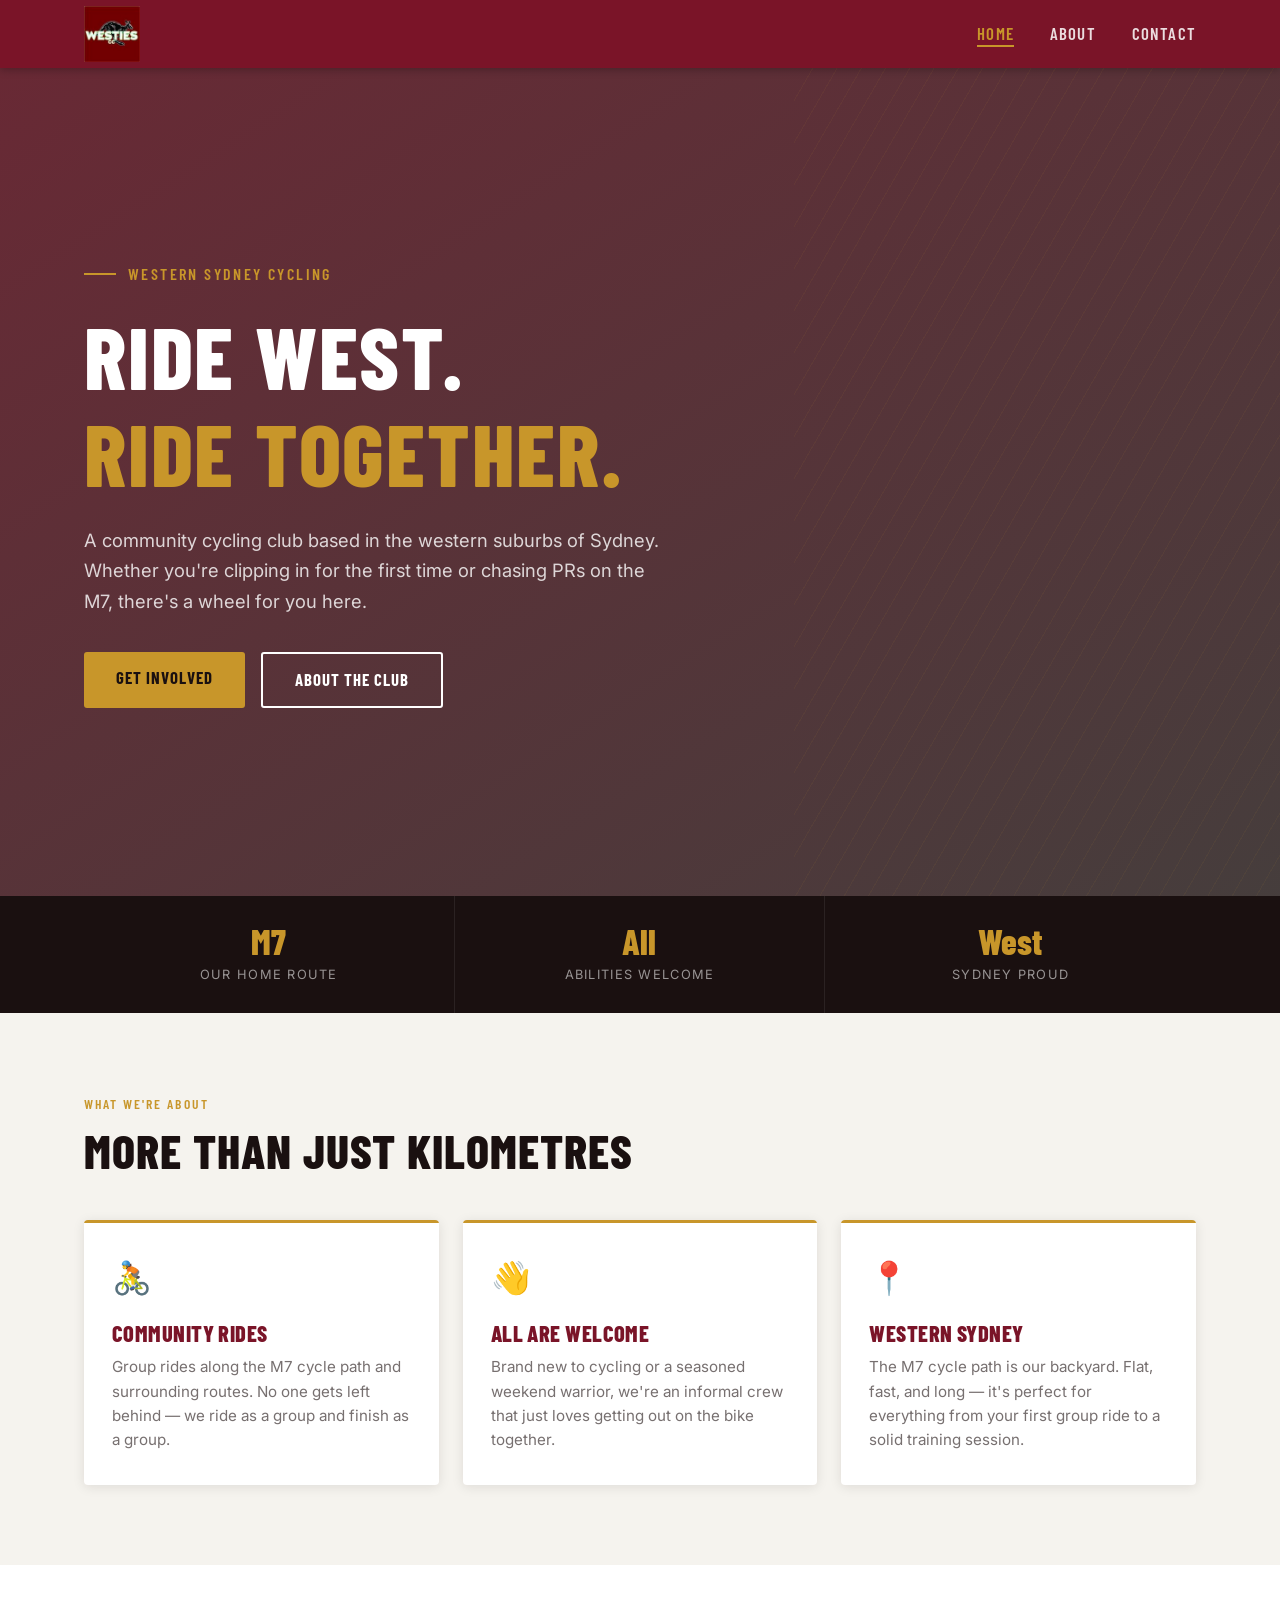
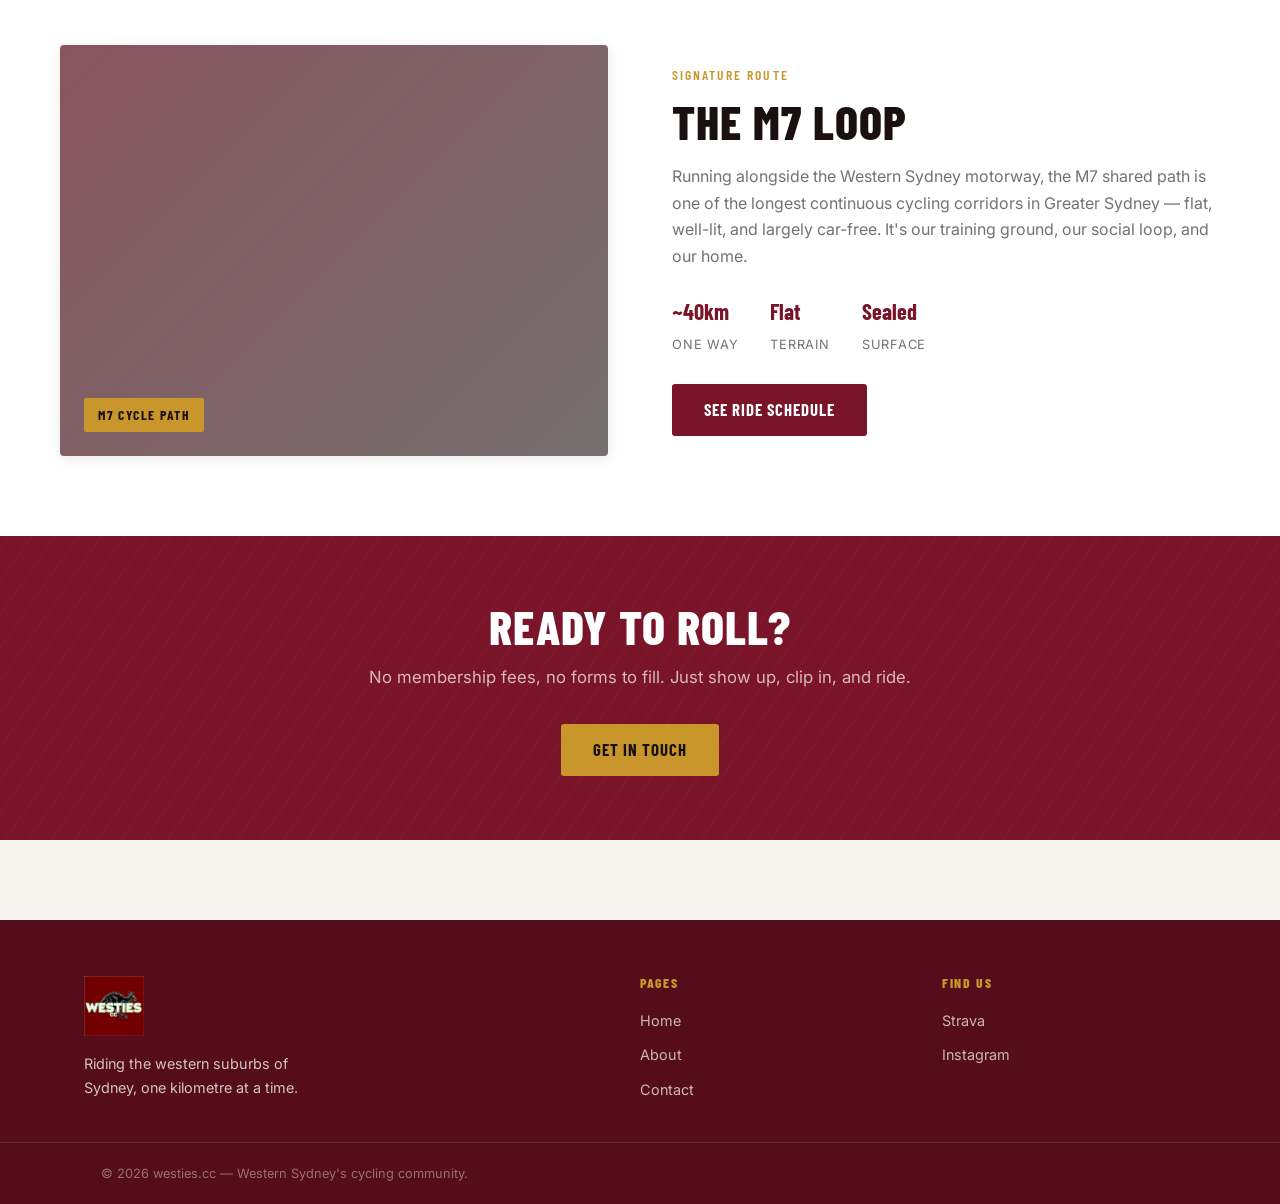
<file: index.html>
<!DOCTYPE html>
<html lang="en">
<head>
  <meta charset="UTF-8">
  <meta name="viewport" content="width=device-width, initial-scale=1.0">
  <title>Westies CC — Ride West. Ride Together.</title>
  <meta name="description" content="Westies Cycling Club — a community group riding the western suburbs of Sydney. Join us on the M7 cycle path and beyond.">
  <link rel="stylesheet" href="css/style.css">
</head>
<body>

  <!-- NAV -->
  <nav class="nav">
    <div class="nav-inner">
      <a href="index.html" class="nav-logo">
        <img src="images/logo.jpg" alt="Westies CC">
      </a>
      <button class="nav-hamburger" id="hamburger" aria-label="Toggle navigation" aria-expanded="false">
        <span></span><span></span><span></span>
      </button>
      <ul class="nav-links" id="nav-links">
        <li><a href="index.html">Home</a></li>
        <li><a href="about.html">About</a></li>
        <li><a href="contact.html">Contact</a></li>
      </ul>
    </div>
  </nav>

  <!-- HERO -->
  <section class="hero">
    <div class="hero-content">
      <span class="hero-eyebrow">Western Sydney Cycling</span>
      <h1>Ride West.<br><em>Ride Together.</em></h1>
      <p>A community cycling club based in the western suburbs of Sydney. Whether you're clipping in for the first time or chasing PRs on the M7, there's a wheel for you here.</p>
      <div class="hero-btns">
        <a href="contact.html" class="btn btn-gold">Get Involved</a>
        <a href="about.html" class="btn btn-outline">About the Club</a>
      </div>
    </div>
  </section>

  <!-- STATS BAR -->
  <div class="stats-bar">
    <div class="stats-bar-inner">
      <div class="stat-item">
        <div class="stat-number">M7</div>
        <div class="stat-label">Our Home Route</div>
      </div>
      <div class="stat-item">
        <div class="stat-number">All</div>
        <div class="stat-label">Abilities Welcome</div>
      </div>
      <div class="stat-item">
        <div class="stat-number">West</div>
        <div class="stat-label">Sydney Proud</div>
      </div>
    </div>
  </div>

  <!-- FEATURE CARDS -->
  <section class="section-pad">
    <div class="container">
      <div class="section-label">What We're About</div>
      <h2 class="section-title">More Than Just Kilometres</h2>
      <div class="cards-grid">
        <div class="card">
          <div class="card-icon">🚴</div>
          <h3>Community Rides</h3>
          <p>Group rides along the M7 cycle path and surrounding routes. No one gets left behind — we ride as a group and finish as a group.</p>
        </div>
        <div class="card">
          <div class="card-icon">👋</div>
          <h3>All Are Welcome</h3>
          <p>Brand new to cycling or a seasoned weekend warrior, we're an informal crew that just loves getting out on the bike together.</p>
        </div>
        <div class="card">
          <div class="card-icon">📍</div>
          <h3>Western Sydney</h3>
          <p>The M7 cycle path is our backyard. Flat, fast, and long — it's perfect for everything from your first group ride to a solid training session.</p>
        </div>
      </div>
    </div>
  </section>

  <!-- ROUTE HIGHLIGHT -->
  <section class="route-section">
    <div class="route-inner">
      <div class="route-image">
        <span class="route-image-tag">M7 Cycle Path</span>
      </div>
      <div class="route-text">
        <span class="section-label">Signature Route</span>
        <h2>The M7 Loop</h2>
        <p>Running alongside the Western Sydney motorway, the M7 shared path is one of the longest continuous cycling corridors in Greater Sydney — flat, well-lit, and largely car-free. It's our training ground, our social loop, and our home.</p>
        <div class="route-details">
          <div class="route-detail-item">
            <span>~40km</span>
            <small>One Way</small>
          </div>
          <div class="route-detail-item">
            <span>Flat</span>
            <small>Terrain</small>
          </div>
          <div class="route-detail-item">
            <span>Sealed</span>
            <small>Surface</small>
          </div>
        </div>
        <a href="about.html" class="btn btn-maroon">See Ride Schedule</a>
      </div>
    </div>
  </section>

  <!-- JOIN CTA -->
  <section class="cta-band">
    <div class="cta-band-inner">
      <h2>Ready to Roll?</h2>
      <p>No membership fees, no forms to fill. Just show up, clip in, and ride.</p>
      <a href="contact.html" class="btn btn-gold">Get in Touch</a>
    </div>
  </section>

  <!-- FOOTER -->
  <footer class="footer">
    <div class="footer-grid">
      <div class="footer-brand footer-col">
        <img src="images/logo.jpg" alt="Westies CC">
        <p>Riding the western suburbs of Sydney, one kilometre at a time.</p>
      </div>
      <div class="footer-col">
        <h4>Pages</h4>
        <ul>
          <li><a href="index.html">Home</a></li>
          <li><a href="about.html">About</a></li>
          <li><a href="contact.html">Contact</a></li>
        </ul>
      </div>
      <div class="footer-col">
        <h4>Find Us</h4>
        <ul>
          <li><a href="https://www.strava.com/clubs/2118912">Strava</a></li>
          <li><a href="https://www.instagram.com/westies.cc/">Instagram</a></li>
        </ul>
      </div>
    </div>
    <div class="footer-bottom">
      <p>&copy; 2026 westies.cc — Western Sydney's cycling community.</p>
    </div>
  </footer>

  <script src="js/main.js"></script>
</body>
</html>
</file>
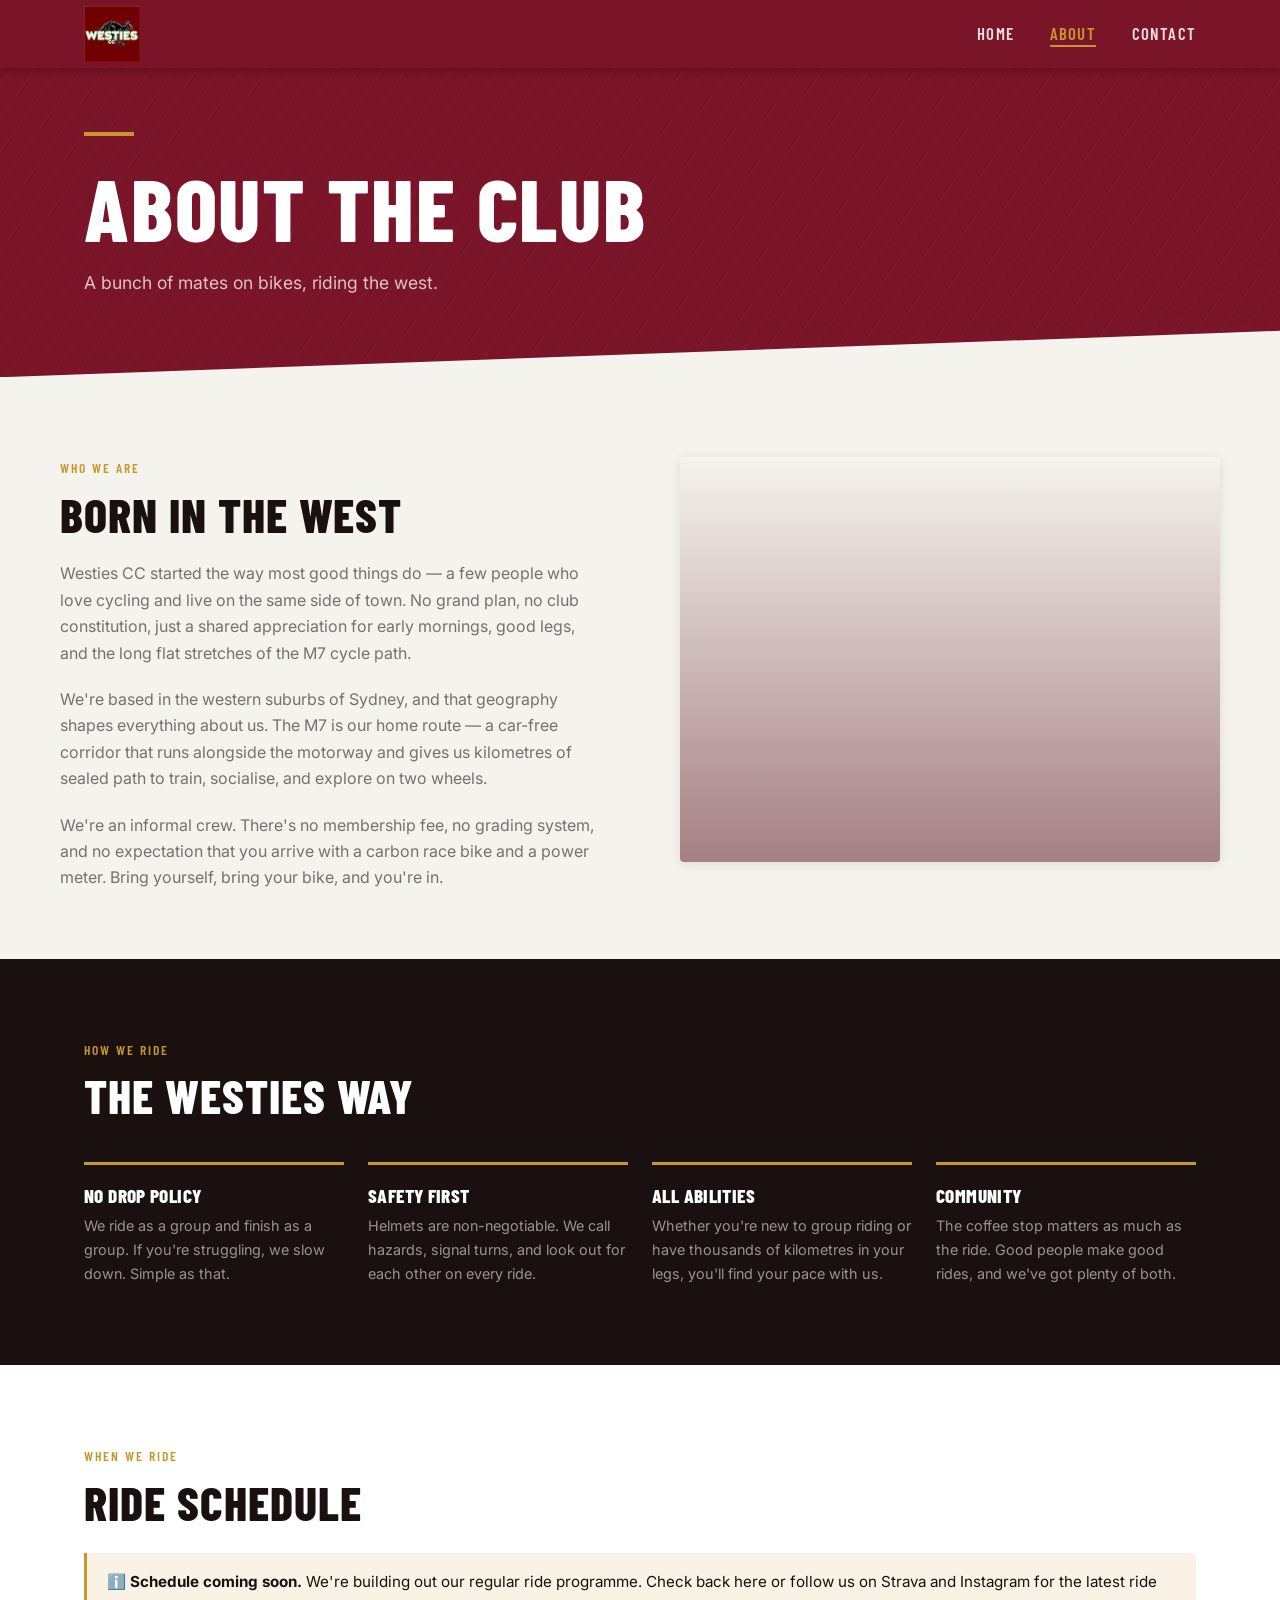
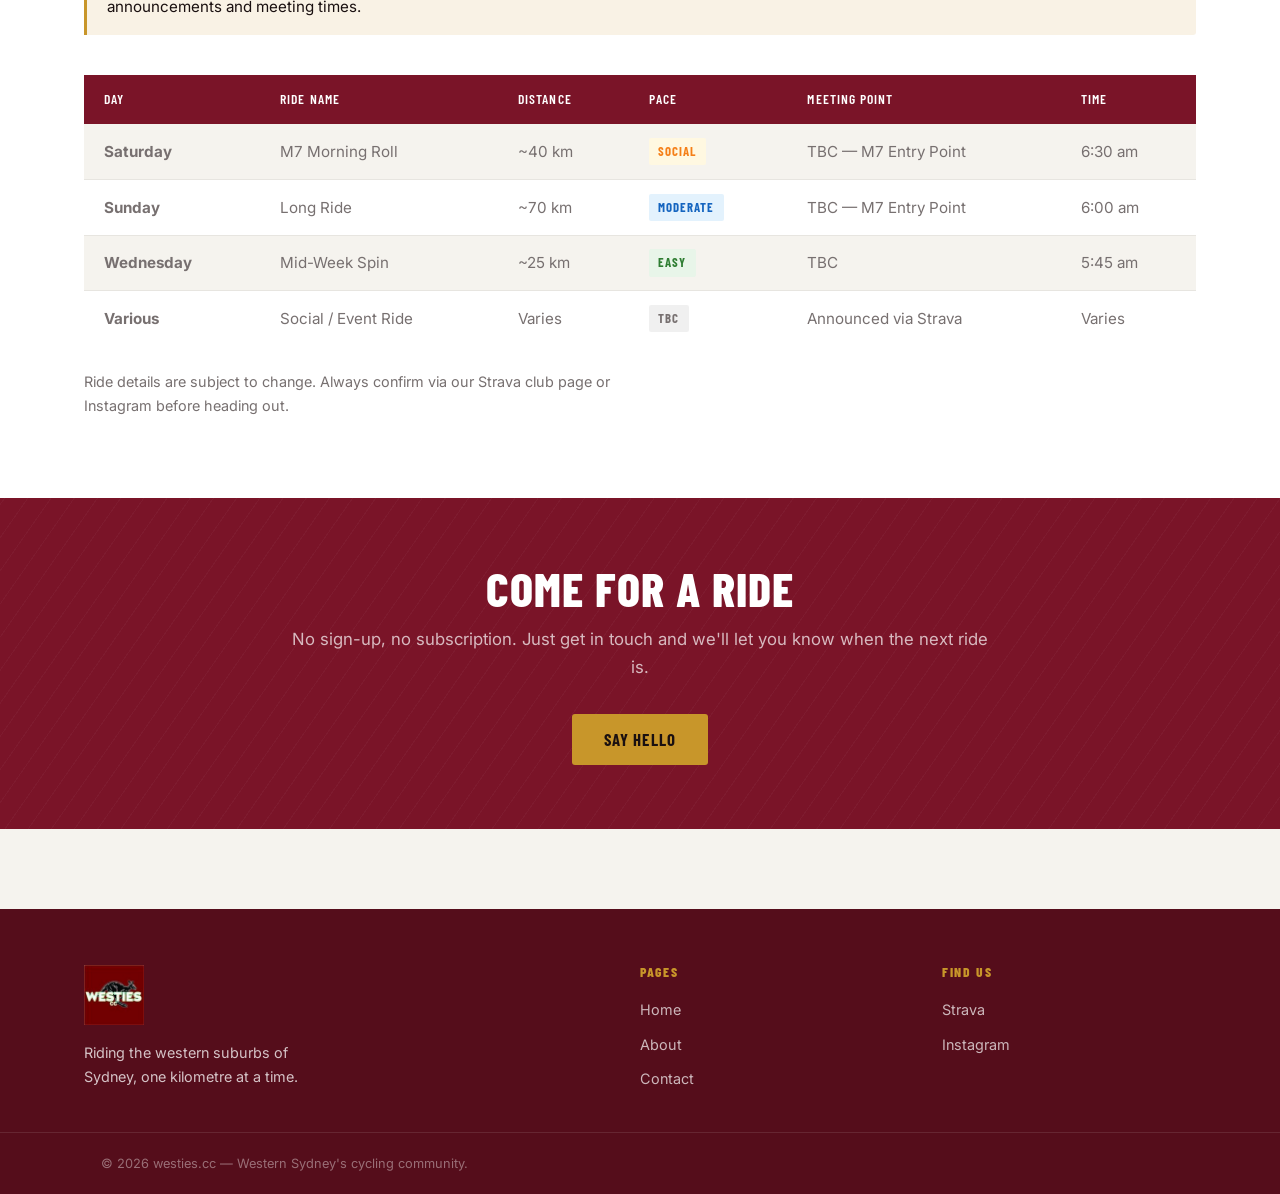
<file: about.html>
<!DOCTYPE html>
<html lang="en">
<head>
  <meta charset="UTF-8">
  <meta name="viewport" content="width=device-width, initial-scale=1.0">
  <title>About — Westies CC</title>
  <meta name="description" content="About Westies Cycling Club — who we are, what we ride, and how you can join us in the western suburbs of Sydney.">
  <link rel="stylesheet" href="css/style.css">
</head>
<body>

  <!-- NAV -->
  <nav class="nav">
    <div class="nav-inner">
      <a href="index.html" class="nav-logo">
        <img src="images/logo.jpg" alt="Westies CC">
      </a>
      <button class="nav-hamburger" id="hamburger" aria-label="Toggle navigation" aria-expanded="false">
        <span></span><span></span><span></span>
      </button>
      <ul class="nav-links" id="nav-links">
        <li><a href="index.html">Home</a></li>
        <li><a href="about.html">About</a></li>
        <li><a href="contact.html">Contact</a></li>
      </ul>
    </div>
  </nav>

  <!-- PAGE HEADER -->
  <header class="page-header">
    <div class="container">
      <div class="stripe"></div>
      <h1>About the Club</h1>
      <p>A bunch of mates on bikes, riding the west.</p>
    </div>
  </header>

  <!-- CLUB STORY -->
  <section class="about-story">
    <div class="about-story-inner">
      <div class="about-story-text">
        <div class="section-label">Who We Are</div>
        <h2 style="margin-bottom: 1.25rem;">Born in the West</h2>
        <p>Westies CC started the way most good things do — a few people who love cycling and live on the same side of town. No grand plan, no club constitution, just a shared appreciation for early mornings, good legs, and the long flat stretches of the M7 cycle path.</p>
        <p>We're based in the western suburbs of Sydney, and that geography shapes everything about us. The M7 is our home route — a car-free corridor that runs alongside the motorway and gives us kilometres of sealed path to train, socialise, and explore on two wheels.</p>
        <p>We're an informal crew. There's no membership fee, no grading system, and no expectation that you arrive with a carbon race bike and a power meter. Bring yourself, bring your bike, and you're in.</p>
      </div>
      <div class="about-story-img" role="img" aria-label="Cyclists on a road ride"></div>
    </div>
  </section>

  <!-- VALUES -->
  <section class="values-section">
    <div class="container">
      <div class="section-label" style="color: var(--gold);">How We Ride</div>
      <h2 class="section-title" style="color: var(--white); margin-bottom: 2.5rem;">The Westies Way</h2>
      <div class="values-grid">
        <div class="value-card">
          <h3>No Drop Policy</h3>
          <p>We ride as a group and finish as a group. If you're struggling, we slow down. Simple as that.</p>
        </div>
        <div class="value-card">
          <h3>Safety First</h3>
          <p>Helmets are non-negotiable. We call hazards, signal turns, and look out for each other on every ride.</p>
        </div>
        <div class="value-card">
          <h3>All Abilities</h3>
          <p>Whether you're new to group riding or have thousands of kilometres in your legs, you'll find your pace with us.</p>
        </div>
        <div class="value-card">
          <h3>Community</h3>
          <p>The coffee stop matters as much as the ride. Good people make good rides, and we've got plenty of both.</p>
        </div>
      </div>
    </div>
  </section>

  <!-- RIDE SCHEDULE -->
  <section class="schedule-section">
    <div class="container">
      <div class="section-label">When We Ride</div>
      <h2 style="margin-bottom: 1.5rem;">Ride Schedule</h2>

      <div class="schedule-note">
        ℹ️ <strong>Schedule coming soon.</strong> We're building out our regular ride programme. Check back here or follow us on Strava and Instagram for the latest ride announcements and meeting times.
      </div>

      <table class="schedule-table">
        <thead>
          <tr>
            <th>Day</th>
            <th>Ride Name</th>
            <th>Distance</th>
            <th>Pace</th>
            <th>Meeting Point</th>
            <th>Time</th>
          </tr>
        </thead>
        <tbody>
          <tr>
            <td><strong>Saturday</strong></td>
            <td>M7 Morning Roll</td>
            <td>~40 km</td>
            <td><span class="pace-badge pace-social">Social</span></td>
            <td>TBC — M7 Entry Point</td>
            <td>6:30 am</td>
          </tr>
          <tr>
            <td><strong>Sunday</strong></td>
            <td>Long Ride</td>
            <td>~70 km</td>
            <td><span class="pace-badge pace-moderate">Moderate</span></td>
            <td>TBC — M7 Entry Point</td>
            <td>6:00 am</td>
          </tr>
          <tr>
            <td><strong>Wednesday</strong></td>
            <td>Mid-Week Spin</td>
            <td>~25 km</td>
            <td><span class="pace-badge pace-easy">Easy</span></td>
            <td>TBC</td>
            <td>5:45 am</td>
          </tr>
          <tr>
            <td><strong>Various</strong></td>
            <td>Social / Event Ride</td>
            <td>Varies</td>
            <td><span class="pace-badge pace-tbc">TBC</span></td>
            <td>Announced via Strava</td>
            <td>Varies</td>
          </tr>
        </tbody>
      </table>

      <p style="margin-top: 1.5rem; color: var(--grey); font-size: 0.9rem;">
        Ride details are subject to change. Always confirm via our Strava club page or Instagram before heading out.
      </p>
    </div>
  </section>

  <!-- JOIN CTA -->
  <section class="cta-band">
    <div class="cta-band-inner">
      <h2>Come for a Ride</h2>
      <p>No sign-up, no subscription. Just get in touch and we'll let you know when the next ride is.</p>
      <a href="contact.html" class="btn btn-gold">Say Hello</a>
    </div>
  </section>

  <!-- FOOTER -->
  <footer class="footer">
    <div class="footer-grid">
      <div class="footer-brand footer-col">
        <img src="images/logo.jpg" alt="Westies CC">
        <p>Riding the western suburbs of Sydney, one kilometre at a time.</p>
      </div>
      <div class="footer-col">
        <h4>Pages</h4>
        <ul>
          <li><a href="index.html">Home</a></li>
          <li><a href="about.html">About</a></li>
          <li><a href="contact.html">Contact</a></li>
        </ul>
      </div>
      <div class="footer-col">
        <h4>Find Us</h4>
        <ul>
          <li><a href="https://www.strava.com/clubs/2118912">Strava</a></li>
          <li><a href="https://www.instagram.com/westies.cc/">Instagram</a></li>
        </ul>
      </div>
    </div>
    <div class="footer-bottom">
      <p>&copy; 2026 westies.cc — Western Sydney's cycling community.</p>
    </div>
  </footer>

  <script src="js/main.js"></script>
</body>
</html>
</file>
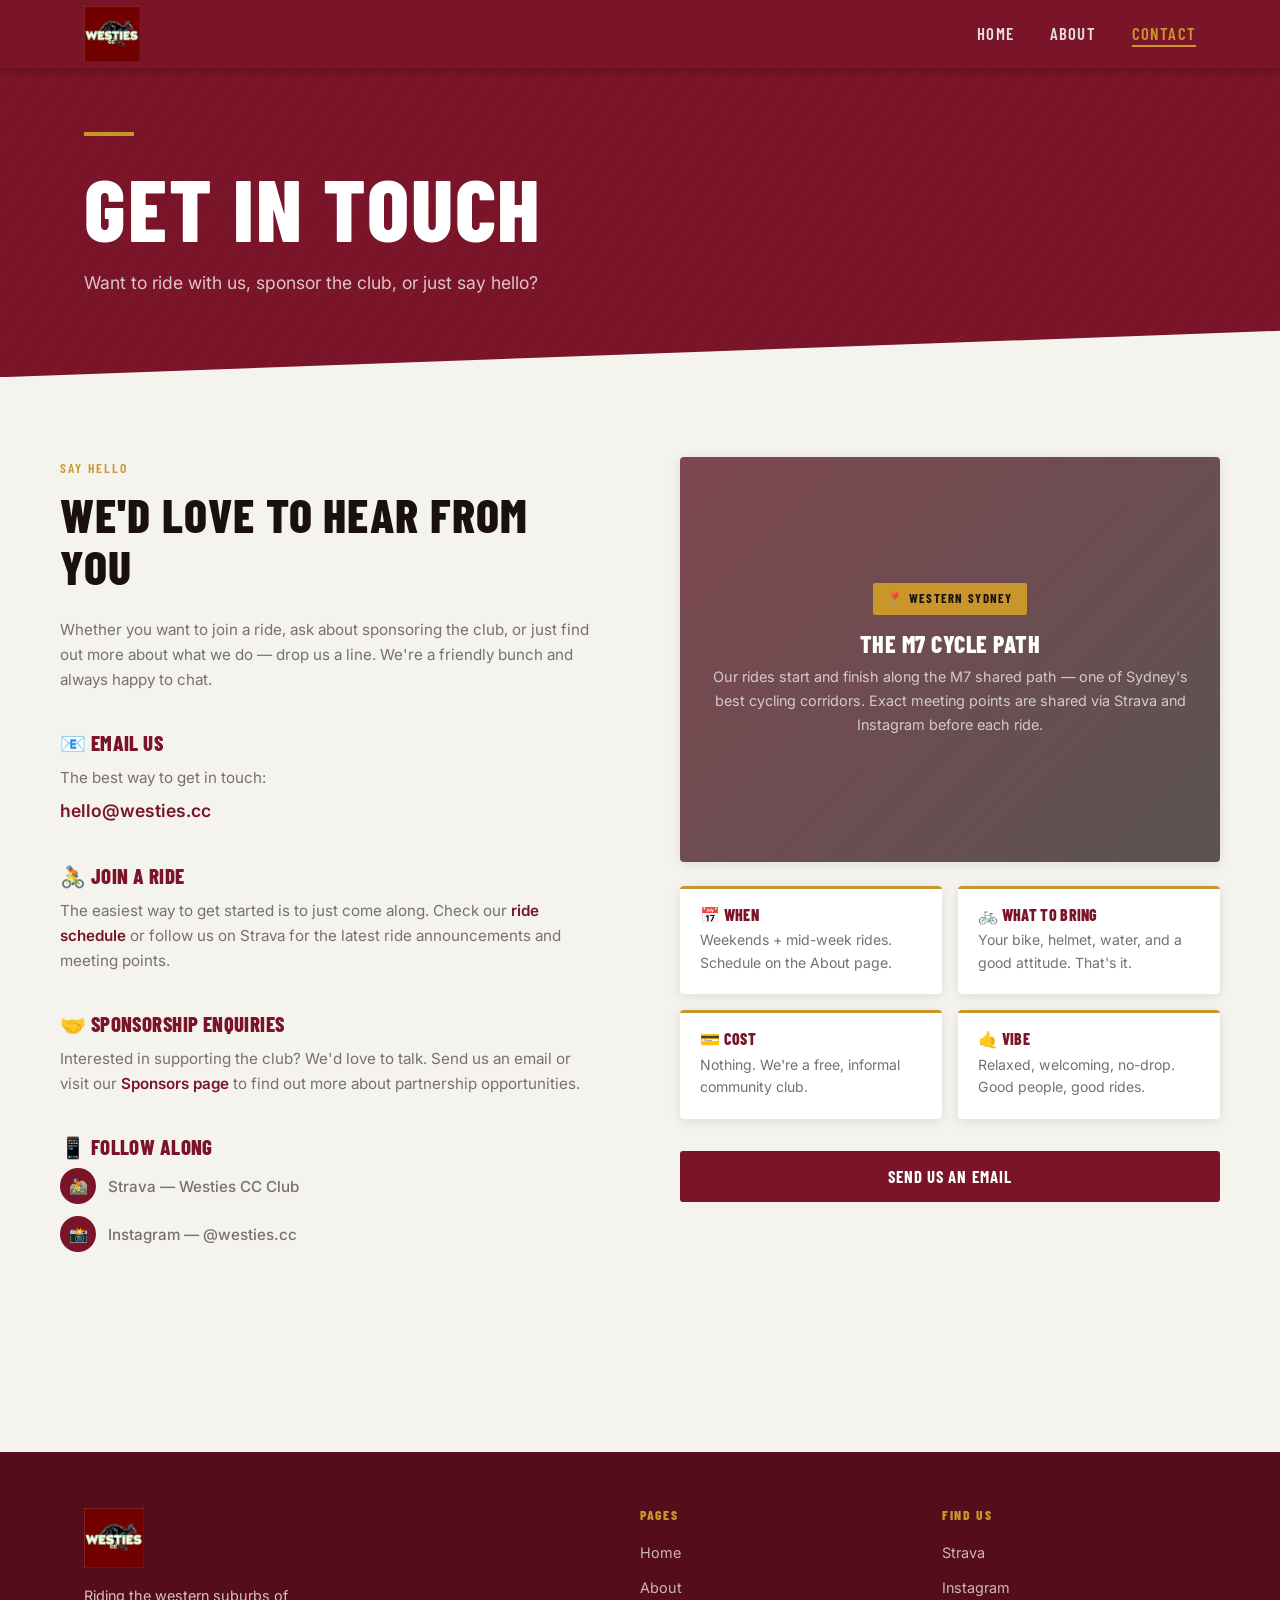
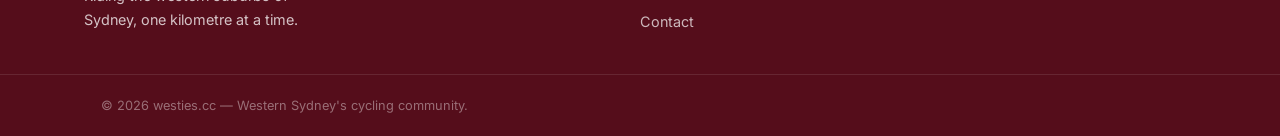
<file: contact.html>
<!DOCTYPE html>
<html lang="en">
<head>
  <meta charset="UTF-8">
  <meta name="viewport" content="width=device-width, initial-scale=1.0">
  <title>Contact — Westies CC</title>
  <meta name="description" content="Get in touch with Westies Cycling Club. Join us for a ride in the western suburbs of Sydney.">
  <link rel="stylesheet" href="css/style.css">
</head>
<body>

  <!-- NAV -->
  <nav class="nav">
    <div class="nav-inner">
      <a href="index.html" class="nav-logo">
        <img src="images/logo.jpg" alt="Westies CC">
      </a>
      <button class="nav-hamburger" id="hamburger" aria-label="Toggle navigation" aria-expanded="false">
        <span></span><span></span><span></span>
      </button>
      <ul class="nav-links" id="nav-links">
        <li><a href="index.html">Home</a></li>
        <li><a href="about.html">About</a></li>
        <li><a href="contact.html">Contact</a></li>
      </ul>
    </div>
  </nav>

  <!-- PAGE HEADER -->
  <header class="page-header">
    <div class="container">
      <div class="stripe"></div>
      <h1>Get in Touch</h1>
      <p>Want to ride with us, sponsor the club, or just say hello?</p>
    </div>
  </header>

  <!-- CONTACT SECTION -->
  <section class="contact-section">
    <div class="contact-inner">

      <!-- LEFT: Contact Details -->
      <div>
        <div class="contact-block">
          <div class="section-label" style="margin-bottom: 0.5rem;">Say Hello</div>
          <h2 style="margin-bottom: 1.5rem;">We'd Love to Hear From You</h2>
          <p style="color: var(--grey); max-width: none;">Whether you want to join a ride, ask about sponsoring the club, or just find out more about what we do — drop us a line. We're a friendly bunch and always happy to chat.</p>
        </div>

        <div class="contact-block">
          <h3>📧 Email Us</h3>
          <p>The best way to get in touch:</p>
          <a href="mailto:hello@westies.cc" style="font-size: 1.1rem; display: inline-block; margin-top: 0.4rem;">hello@westies.cc</a>
        </div>

        <div class="contact-block">
          <h3>🚴 Join a Ride</h3>
          <p>The easiest way to get started is to just come along. Check our <a href="about.html">ride schedule</a> or follow us on Strava for the latest ride announcements and meeting points.</p>
        </div>

        <div class="contact-block">
          <h3>🤝 Sponsorship Enquiries</h3>
          <p>Interested in supporting the club? We'd love to talk. Send us an email or visit our <a href="sponsors.html">Sponsors page</a> to find out more about partnership opportunities.</p>
        </div>

        <div class="contact-block">
          <h3>📱 Follow Along</h3>
          <div class="social-links">
            <a href="https://www.strava.com/clubs/2118912" class="social-link">
              <span class="social-link-icon">🚵</span>
              Strava — Westies CC Club
            </a>
            <a href="https://www.instagram.com/westies.cc/" class="social-link">
              <span class="social-link-icon">📸</span>
              Instagram — @westies.cc
            </a>
          </div>
        </div>
      </div>

      <!-- RIGHT: Location / Visual -->
      <div>
        <div class="contact-map-placeholder">
          <div class="meetup-pin">📍 Western Sydney</div>
          <h3>The M7 Cycle Path</h3>
          <p>Our rides start and finish along the M7 shared path — one of Sydney's best cycling corridors. Exact meeting points are shared via Strava and Instagram before each ride.</p>
        </div>

        <!-- Quick info cards -->
        <div style="display: grid; grid-template-columns: 1fr 1fr; gap: 1rem; margin-top: 1.5rem;">
          <div class="card" style="padding: 1.25rem;">
            <h3 style="font-size: 1rem; color: var(--maroon); margin-bottom: 0.35rem;">📅 When</h3>
            <p style="font-size: 0.88rem; color: var(--grey);">Weekends + mid-week rides. Schedule on the About page.</p>
          </div>
          <div class="card" style="padding: 1.25rem;">
            <h3 style="font-size: 1rem; color: var(--maroon); margin-bottom: 0.35rem;">🚲 What to Bring</h3>
            <p style="font-size: 0.88rem; color: var(--grey);">Your bike, helmet, water, and a good attitude. That's it.</p>
          </div>
          <div class="card" style="padding: 1.25rem;">
            <h3 style="font-size: 1rem; color: var(--maroon); margin-bottom: 0.35rem;">💳 Cost</h3>
            <p style="font-size: 0.88rem; color: var(--grey);">Nothing. We're a free, informal community club.</p>
          </div>
          <div class="card" style="padding: 1.25rem;">
            <h3 style="font-size: 1rem; color: var(--maroon); margin-bottom: 0.35rem;">🤙 Vibe</h3>
            <p style="font-size: 0.88rem; color: var(--grey);">Relaxed, welcoming, no-drop. Good people, good rides.</p>
          </div>
        </div>

        <div style="margin-top: 2rem; text-align: center;">
          <a href="mailto:hello@westies.cc" class="btn btn-maroon" style="width: 100%; text-align: center; display: block;">
            Send Us an Email
          </a>
        </div>
      </div>

    </div>
  </section>

  <!-- FOOTER -->
  <footer class="footer">
    <div class="footer-grid">
      <div class="footer-brand footer-col">
        <img src="images/logo.jpg" alt="Westies CC">
        <p>Riding the western suburbs of Sydney, one kilometre at a time.</p>
      </div>
      <div class="footer-col">
        <h4>Pages</h4>
        <ul>
          <li><a href="index.html">Home</a></li>
          <li><a href="about.html">About</a></li>
          <li><a href="contact.html">Contact</a></li>
        </ul>
      </div>
      <div class="footer-col">
        <h4>Find Us</h4>
        <ul>
          <li><a href="https://www.strava.com/clubs/2118912">Strava</a></li>
          <li><a href="https://www.instagram.com/westies.cc/">Instagram</a></li>
        </ul>
      </div>
    </div>
    <div class="footer-bottom">
      <p>&copy; 2026 westies.cc — Western Sydney's cycling community.</p>
    </div>
  </footer>

  <script src="js/main.js"></script>
</body>
</html>
</file>
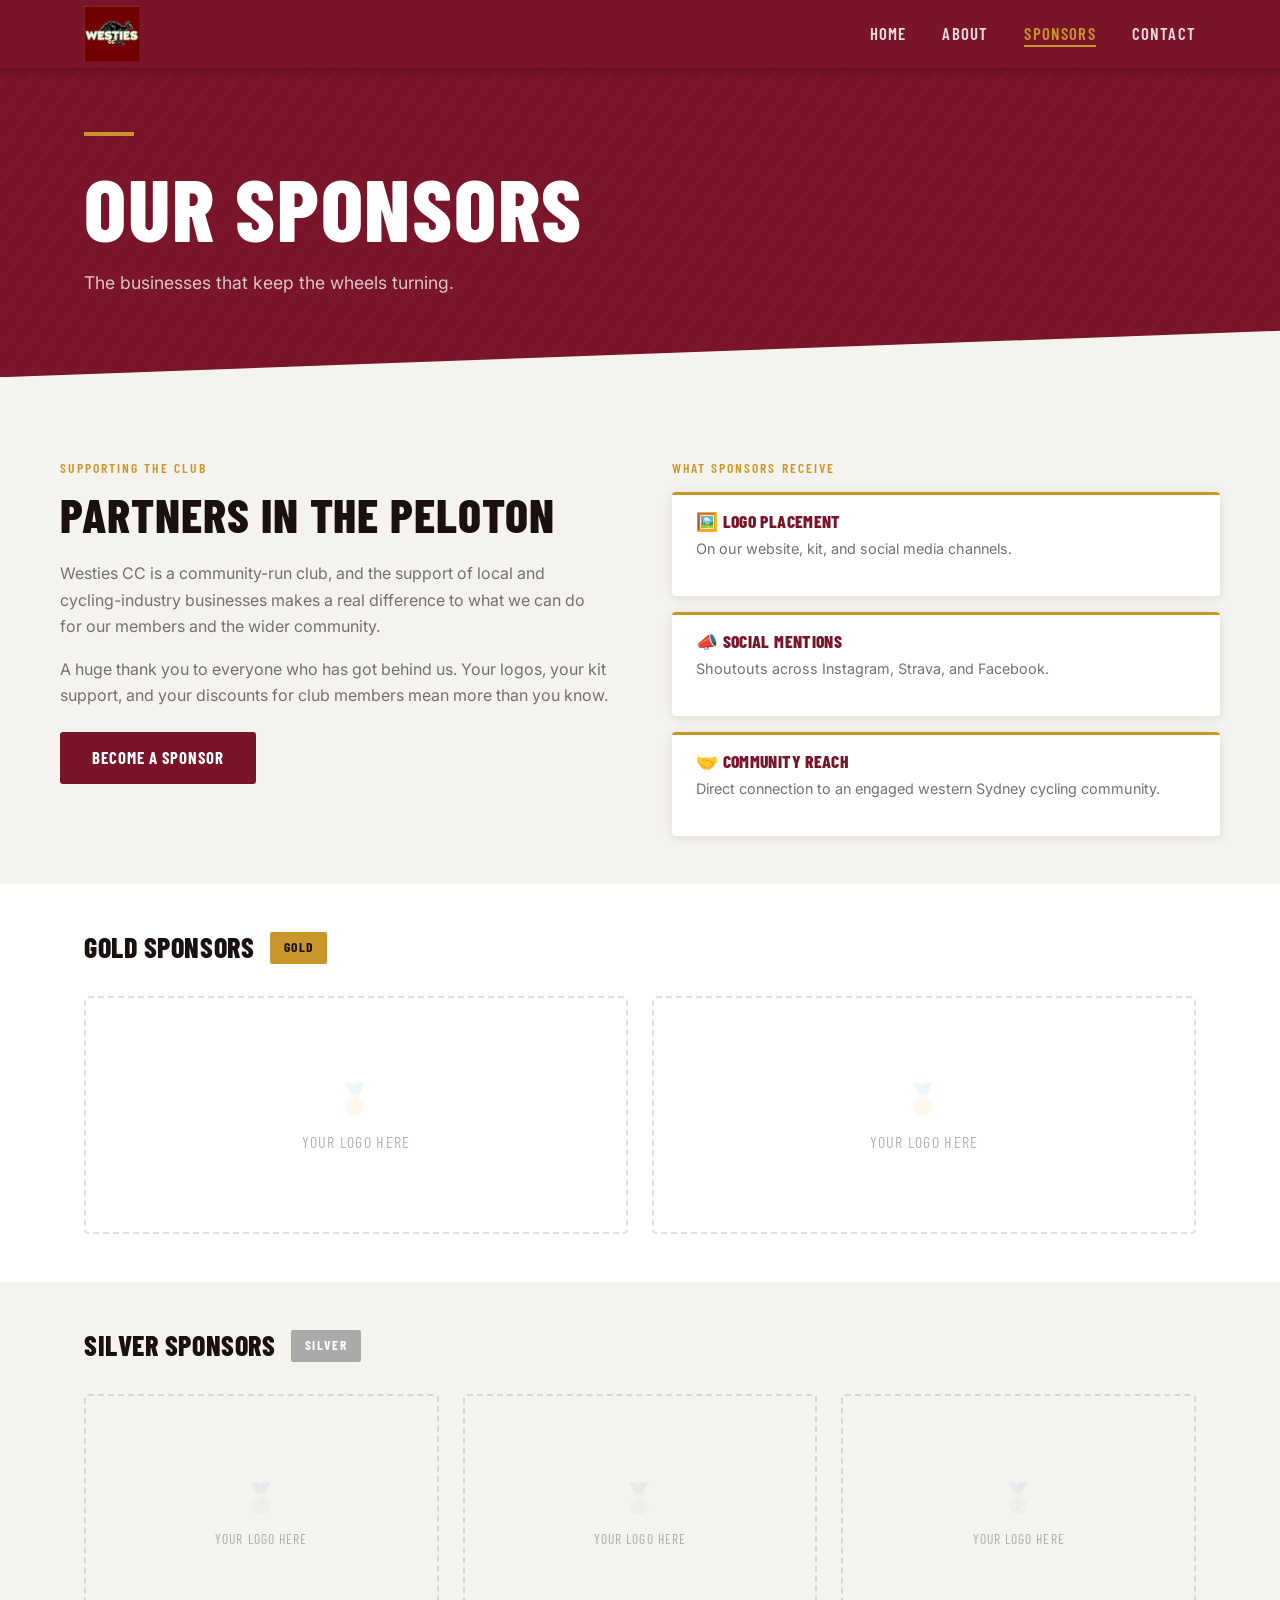
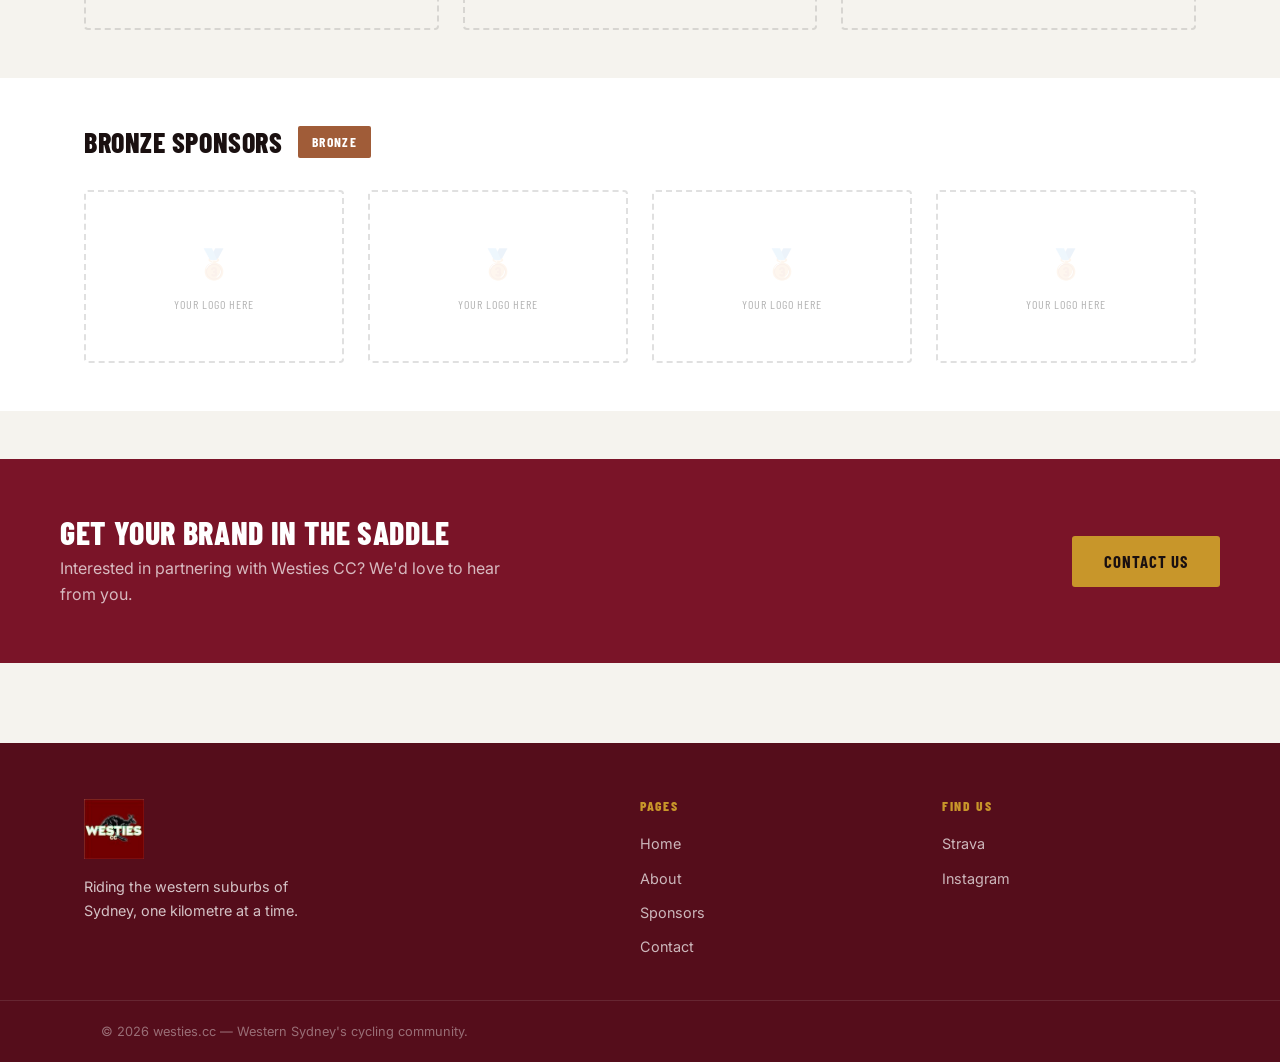
<file: sponsors.html>
<!DOCTYPE html>
<html lang="en">
<head>
  <meta charset="UTF-8">
  <meta name="viewport" content="width=device-width, initial-scale=1.0">
  <title>Sponsors — Westies CC</title>
  <meta name="description" content="Support Westies Cycling Club. Partner with a growing cycling community in the western suburbs of Sydney.">
  <link rel="stylesheet" href="css/style.css">
</head>
<body>

  <!-- NAV -->
  <nav class="nav">
    <div class="nav-inner">
      <a href="index.html" class="nav-logo">
        <img src="images/logo.jpg" alt="Westies CC">
      </a>
      <button class="nav-hamburger" id="hamburger" aria-label="Toggle navigation" aria-expanded="false">
        <span></span><span></span><span></span>
      </button>
      <ul class="nav-links" id="nav-links">
        <li><a href="index.html">Home</a></li>
        <li><a href="about.html">About</a></li>
        <li><a href="sponsors.html">Sponsors</a></li>
        <li><a href="contact.html">Contact</a></li>
      </ul>
    </div>
  </nav>

  <!-- PAGE HEADER -->
  <header class="page-header">
    <div class="container">
      <div class="stripe"></div>
      <h1>Our Sponsors</h1>
      <p>The businesses that keep the wheels turning.</p>
    </div>
  </header>

  <!-- INTRO -->
  <section class="sponsors-intro">
    <div class="sponsors-intro-inner">
      <div>
        <div class="section-label">Supporting the Club</div>
        <h2 style="margin-bottom: 1.25rem;">Partners in the Peloton</h2>
        <p>Westies CC is a community-run club, and the support of local and cycling-industry businesses makes a real difference to what we can do for our members and the wider community.</p>
        <p>A huge thank you to everyone who has got behind us. Your logos, your kit support, and your discounts for club members mean more than you know.</p>
        <p style="margin-top: 1.5rem;"><a href="contact.html" class="btn btn-maroon">Become a Sponsor</a></p>
      </div>
      <div>
        <div class="section-label" style="margin-bottom: 0.75rem;">What Sponsors Receive</div>
        <div style="display: flex; flex-direction: column; gap: 1rem; margin-top: 0.25rem;">
          <div class="card" style="padding: 1.25rem 1.5rem;">
            <h3 style="font-size: 1.1rem; margin-bottom: 0.35rem;">🖼️ Logo Placement</h3>
            <p style="font-size: 0.9rem; color: var(--grey);">On our website, kit, and social media channels.</p>
          </div>
          <div class="card" style="padding: 1.25rem 1.5rem;">
            <h3 style="font-size: 1.1rem; margin-bottom: 0.35rem;">📣 Social Mentions</h3>
            <p style="font-size: 0.9rem; color: var(--grey);">Shoutouts across Instagram, Strava, and Facebook.</p>
          </div>
          <div class="card" style="padding: 1.25rem 1.5rem;">
            <h3 style="font-size: 1.1rem; margin-bottom: 0.35rem;">🤝 Community Reach</h3>
            <p style="font-size: 0.9rem; color: var(--grey);">Direct connection to an engaged western Sydney cycling community.</p>
          </div>
        </div>
      </div>
    </div>
  </section>

  <!-- GOLD TIER -->
  <section class="tier-section">
    <div class="container">
      <div class="tier-header">
        <h2 style="font-size: 1.75rem;">Gold Sponsors</h2>
        <span class="tier-badge tier-gold-badge">Gold</span>
      </div>
      <div class="sponsors-grid sponsors-grid-gold">
        <div class="sponsor-slot sponsor-slot-gold">
          <div class="sponsor-slot-icon">🏅</div>
          <span>Your Logo Here</span>
        </div>
        <div class="sponsor-slot sponsor-slot-gold">
          <div class="sponsor-slot-icon">🏅</div>
          <span>Your Logo Here</span>
        </div>
      </div>
    </div>
  </section>

  <!-- SILVER TIER -->
  <section class="tier-section">
    <div class="container">
      <div class="tier-header">
        <h2 style="font-size: 1.75rem;">Silver Sponsors</h2>
        <span class="tier-badge tier-silver-badge">Silver</span>
      </div>
      <div class="sponsors-grid sponsors-grid-silver">
        <div class="sponsor-slot sponsor-slot-silver">
          <div class="sponsor-slot-icon">🥈</div>
          <span>Your Logo Here</span>
        </div>
        <div class="sponsor-slot sponsor-slot-silver">
          <div class="sponsor-slot-icon">🥈</div>
          <span>Your Logo Here</span>
        </div>
        <div class="sponsor-slot sponsor-slot-silver">
          <div class="sponsor-slot-icon">🥈</div>
          <span>Your Logo Here</span>
        </div>
      </div>
    </div>
  </section>

  <!-- BRONZE TIER -->
  <section class="tier-section">
    <div class="container">
      <div class="tier-header">
        <h2 style="font-size: 1.75rem;">Bronze Sponsors</h2>
        <span class="tier-badge tier-bronze-badge">Bronze</span>
      </div>
      <div class="sponsors-grid sponsors-grid-bronze">
        <div class="sponsor-slot sponsor-slot-bronze">
          <div class="sponsor-slot-icon">🥉</div>
          <span>Your Logo Here</span>
        </div>
        <div class="sponsor-slot sponsor-slot-bronze">
          <div class="sponsor-slot-icon">🥉</div>
          <span>Your Logo Here</span>
        </div>
        <div class="sponsor-slot sponsor-slot-bronze">
          <div class="sponsor-slot-icon">🥉</div>
          <span>Your Logo Here</span>
        </div>
        <div class="sponsor-slot sponsor-slot-bronze">
          <div class="sponsor-slot-icon">🥉</div>
          <span>Your Logo Here</span>
        </div>
      </div>
    </div>
  </section>

  <!-- SPONSOR CTA BAND -->
  <div class="sponsor-cta-band">
    <div class="sponsor-cta-band-inner">
      <div>
        <h2>Get Your Brand in the Saddle</h2>
        <p>Interested in partnering with Westies CC? We'd love to hear from you.</p>
      </div>
      <a href="contact.html" class="btn btn-gold">Contact Us</a>
    </div>
  </div>

  <!-- FOOTER -->
  <footer class="footer">
    <div class="footer-grid">
      <div class="footer-brand footer-col">
        <img src="images/logo.jpg" alt="Westies CC">
        <p>Riding the western suburbs of Sydney, one kilometre at a time.</p>
      </div>
      <div class="footer-col">
        <h4>Pages</h4>
        <ul>
          <li><a href="index.html">Home</a></li>
          <li><a href="about.html">About</a></li>
          <li><a href="sponsors.html">Sponsors</a></li>
          <li><a href="contact.html">Contact</a></li>
        </ul>
      </div>
      <div class="footer-col">
        <h4>Find Us</h4>
        <ul>
          <li><a href="#">Strava</a></li>
          <li><a href="#">Instagram</a></li>
        </ul>
      </div>
    </div>
    <div class="footer-bottom">
      <p>&copy; 2026 westies.cc — Western Sydney's cycling community.</p>
    </div>
  </footer>

  <script src="js/main.js"></script>
</body>
</html>
</file>
<file: css/style.css>
/* ============================================
   WESTIES CYCLING CLUB — style.css
   westies.cc
   ============================================ */

@import url('https://fonts.googleapis.com/css2?family=Barlow+Condensed:wght@400;600;700;800&family=Inter:wght@400;500;600&display=swap');

/* ---- TOKENS ---- */
:root {
  --maroon:      #7A1428;
  --maroon-dark: #550D1B;
  --maroon-mid:  #9B1E35;
  --gold:        #C8962A;
  --gold-light:  #E0AA3A;
  --cream:       #F5F3EE;
  --dark:        #1A1010;
  --grey:        #777070;
  --white:       #FFFFFF;
  --card-shadow: 0 2px 12px rgba(26,16,16,0.10);
}

/* ---- RESET ---- */
*, *::before, *::after { box-sizing: border-box; margin: 0; padding: 0; }
img { display: block; max-width: 100%; }
a { text-decoration: none; }
ul { list-style: none; }

/* ---- BASE ---- */
html { scroll-behavior: smooth; }

body {
  font-family: 'Inter', sans-serif;
  background: var(--cream);
  color: var(--dark);
  line-height: 1.65;
  font-size: 1rem;
}

/* ---- TYPOGRAPHY ---- */
h1, h2, h3, h4 {
  font-family: 'Barlow Condensed', sans-serif;
  font-weight: 800;
  line-height: 1.1;
  text-transform: uppercase;
  letter-spacing: 0.02em;
}
h1 { font-size: clamp(2.8rem, 7vw, 5.5rem); }
h2 { font-size: clamp(2rem, 4vw, 3rem); }
h3 { font-size: 1.6rem; }
h4 { font-size: 1.1rem; letter-spacing: 0.08em; }

p { max-width: 65ch; }

/* ---- UTILITY ---- */
.container {
  max-width: 1160px;
  margin: 0 auto;
  padding: 0 1.5rem;
}

.gold { color: var(--gold); }

.btn {
  display: inline-block;
  font-family: 'Barlow Condensed', sans-serif;
  font-weight: 700;
  font-size: 1.05rem;
  letter-spacing: 0.06em;
  text-transform: uppercase;
  padding: 0.75rem 2rem;
  border-radius: 3px;
  transition: background 0.2s, color 0.2s, transform 0.15s;
  cursor: pointer;
  border: none;
}
.btn:hover { transform: translateY(-2px); }

.btn-gold {
  background: var(--gold);
  color: var(--dark);
}
.btn-gold:hover { background: var(--gold-light); }

.btn-outline {
  background: transparent;
  color: var(--white);
  border: 2px solid var(--white);
}
.btn-outline:hover { background: var(--white); color: var(--maroon); }

.btn-maroon {
  background: var(--maroon);
  color: var(--white);
}
.btn-maroon:hover { background: var(--maroon-dark); }

/* ============================================
   NAVIGATION
   ============================================ */
.nav {
  background: var(--maroon);
  position: sticky;
  top: 0;
  z-index: 200;
  box-shadow: 0 2px 8px rgba(0,0,0,0.25);
}

.nav-inner {
  max-width: 1160px;
  margin: 0 auto;
  padding: 0 1.5rem;
  display: flex;
  align-items: center;
  justify-content: space-between;
  height: 68px;
}

.nav-logo img {
  height: 56px;
  width: auto;
}

.nav-links {
  display: flex;
  gap: 2.25rem;
  align-items: center;
}

.nav-links a {
  color: rgba(255,255,255,0.85);
  font-family: 'Barlow Condensed', sans-serif;
  font-weight: 600;
  font-size: 1.05rem;
  letter-spacing: 0.07em;
  text-transform: uppercase;
  transition: color 0.2s;
  position: relative;
}

.nav-links a::after {
  content: '';
  position: absolute;
  bottom: -4px;
  left: 0;
  right: 0;
  height: 2px;
  background: var(--gold);
  transform: scaleX(0);
  transition: transform 0.2s;
}

.nav-links a:hover,
.nav-links a.active {
  color: var(--gold);
}

.nav-links a:hover::after,
.nav-links a.active::after {
  transform: scaleX(1);
}

/* Hamburger */
.nav-hamburger {
  display: none;
  flex-direction: column;
  gap: 5px;
  background: none;
  border: none;
  cursor: pointer;
  padding: 4px;
}
.nav-hamburger span {
  display: block;
  width: 24px;
  height: 2px;
  background: var(--white);
  transition: all 0.3s;
}
.nav-hamburger.open span:nth-child(1) { transform: translateY(7px) rotate(45deg); }
.nav-hamburger.open span:nth-child(2) { opacity: 0; }
.nav-hamburger.open span:nth-child(3) { transform: translateY(-7px) rotate(-45deg); }

/* ============================================
   PAGE HEADER (inner pages)
   ============================================ */
.page-header {
  background: var(--maroon);
  padding: 4rem 1.5rem 5rem;
  position: relative;
  overflow: hidden;
  clip-path: polygon(0 0, 100% 0, 100% 85%, 0 100%);
}

.page-header::before {
  content: '';
  position: absolute;
  inset: 0;
  background: repeating-linear-gradient(
    -55deg,
    transparent,
    transparent 18px,
    rgba(255,255,255,0.03) 18px,
    rgba(255,255,255,0.03) 19px
  );
}

.page-header .container { position: relative; z-index: 1; }

.page-header h1 { color: var(--white); }

.page-header .stripe {
  display: inline-block;
  width: 50px;
  height: 4px;
  background: var(--gold);
  margin-bottom: 1rem;
}

.page-header p {
  color: rgba(255,255,255,0.75);
  font-size: 1.1rem;
  margin-top: 0.75rem;
}

/* ============================================
   FOOTER
   ============================================ */
.footer {
  background: var(--maroon-dark);
  color: rgba(255,255,255,0.75);
  margin-top: 5rem;
}

.footer-grid {
  display: grid;
  grid-template-columns: 2fr 1fr 1fr;
  gap: 3rem;
  padding: 3.5rem 1.5rem 2.5rem;
  max-width: 1160px;
  margin: 0 auto;
}

.footer-brand img {
  height: 60px;
  margin-bottom: 1rem;
}

.footer-brand p {
  font-size: 0.9rem;
  max-width: 28ch;
}

.footer-col h4 {
  color: var(--gold);
  font-size: 0.85rem;
  letter-spacing: 0.12em;
  margin-bottom: 1rem;
}

.footer-col ul { display: flex; flex-direction: column; gap: 0.5rem; }

.footer-col a {
  color: rgba(255,255,255,0.7);
  font-size: 0.9rem;
  transition: color 0.2s;
}
.footer-col a:hover { color: var(--gold); }

.footer-bottom {
  border-top: 1px solid rgba(255,255,255,0.1);
  text-align: center;
  padding: 1.25rem 1.5rem;
  font-size: 0.8rem;
  color: rgba(255,255,255,0.4);
}

/* ============================================
   HOME — HERO
   ============================================ */
.hero {
  min-height: 92vh;
  display: flex;
  align-items: center;
  position: relative;
  overflow: hidden;
  background:
    linear-gradient(
      to bottom right,
      rgba(85, 13, 27, 0.88) 0%,
      rgba(26, 16, 16, 0.80) 100%
    ),
    url('https://images.unsplash.com/photo-1571333250630-f0230c320b6d?w=1600&q=80')
    center/cover no-repeat;
}

/* Speed stripe — signature design element */
.hero::after {
  content: '';
  position: absolute;
  top: 0; right: 0;
  width: 38%;
  height: 100%;
  background: repeating-linear-gradient(
    -60deg,
    transparent,
    transparent 20px,
    rgba(200, 150, 42, 0.06) 20px,
    rgba(200, 150, 42, 0.06) 21px
  );
  pointer-events: none;
}

.hero-content {
  position: relative;
  z-index: 1;
  padding: 3rem 1.5rem;
  max-width: 1160px;
  margin: 0 auto;
  width: 100%;
}

.hero-eyebrow {
  display: inline-flex;
  align-items: center;
  gap: 0.75rem;
  color: var(--gold);
  font-family: 'Barlow Condensed', sans-serif;
  font-weight: 600;
  font-size: 1rem;
  letter-spacing: 0.15em;
  text-transform: uppercase;
  margin-bottom: 1.25rem;
}

.hero-eyebrow::before {
  content: '';
  display: block;
  width: 32px;
  height: 2px;
  background: var(--gold);
}

.hero h1 {
  color: var(--white);
  max-width: 14ch;
  margin-bottom: 1.5rem;
}

.hero h1 em {
  font-style: normal;
  color: var(--gold);
}

.hero p {
  color: rgba(255,255,255,0.8);
  font-size: 1.15rem;
  max-width: 48ch;
  margin-bottom: 2.25rem;
}

.hero-btns {
  display: flex;
  gap: 1rem;
  flex-wrap: wrap;
}

/* ============================================
   HOME — STATS BAR
   ============================================ */
.stats-bar {
  background: var(--dark);
  padding: 0;
}

.stats-bar-inner {
  max-width: 1160px;
  margin: 0 auto;
  padding: 0 1.5rem;
  display: grid;
  grid-template-columns: repeat(3, 1fr);
}

.stat-item {
  padding: 1.75rem 1.5rem;
  text-align: center;
  border-right: 1px solid rgba(255,255,255,0.08);
}
.stat-item:last-child { border-right: none; }

.stat-number {
  font-family: 'Barlow Condensed', sans-serif;
  font-weight: 800;
  font-size: 2.2rem;
  color: var(--gold);
  line-height: 1;
}

.stat-label {
  color: rgba(255,255,255,0.55);
  font-size: 0.8rem;
  letter-spacing: 0.1em;
  text-transform: uppercase;
  margin-top: 0.3rem;
}

/* ============================================
   HOME — FEATURE CARDS
   ============================================ */
.section-pad { padding: 5rem 1.5rem; }

.section-label {
  font-family: 'Barlow Condensed', sans-serif;
  font-weight: 600;
  font-size: 0.85rem;
  letter-spacing: 0.15em;
  text-transform: uppercase;
  color: var(--gold);
  margin-bottom: 0.5rem;
}

.section-title { margin-bottom: 2.75rem; }

.cards-grid {
  display: grid;
  grid-template-columns: repeat(3, 1fr);
  gap: 1.5rem;
}

.card {
  background: var(--white);
  border-radius: 4px;
  padding: 2rem 1.75rem;
  box-shadow: var(--card-shadow);
  position: relative;
  overflow: hidden;
}

.card::before {
  content: '';
  position: absolute;
  top: 0; left: 0; right: 0;
  height: 3px;
  background: var(--gold);
}

.card-icon {
  font-size: 2rem;
  margin-bottom: 1rem;
}

.card h3 {
  font-size: 1.4rem;
  margin-bottom: 0.6rem;
  color: var(--maroon);
}

.card p {
  color: var(--grey);
  font-size: 0.95rem;
  line-height: 1.6;
  max-width: none;
}

/* ============================================
   HOME — ROUTE HIGHLIGHT
   ============================================ */
.route-section {
  background: var(--white);
  padding: 5rem 1.5rem;
}

.route-inner {
  max-width: 1160px;
  margin: 0 auto;
  display: grid;
  grid-template-columns: 1fr 1fr;
  gap: 4rem;
  align-items: center;
}

.route-image {
  border-radius: 4px;
  overflow: hidden;
  aspect-ratio: 4/3;
  background:
    linear-gradient(135deg, rgba(85,13,27,0.7), rgba(26,16,16,0.6)),
    url('https://images.unsplash.com/photo-1543158266-0066955047b1?w=900&q=80')
    center/cover no-repeat;
  display: flex;
  align-items: flex-end;
  padding: 1.5rem;
  box-shadow: var(--card-shadow);
}

.route-image-tag {
  background: var(--gold);
  color: var(--dark);
  font-family: 'Barlow Condensed', sans-serif;
  font-weight: 700;
  font-size: 0.85rem;
  letter-spacing: 0.1em;
  text-transform: uppercase;
  padding: 0.35rem 0.9rem;
  border-radius: 2px;
}

.route-text .section-label { display: block; margin-bottom: 0.5rem; }
.route-text h2 { margin-bottom: 1rem; }
.route-text p { color: var(--grey); margin-bottom: 1.5rem; }

.route-details {
  display: flex;
  gap: 2rem;
  margin-bottom: 1.75rem;
}

.route-detail-item span {
  display: block;
  font-family: 'Barlow Condensed', sans-serif;
  font-weight: 700;
  font-size: 1.4rem;
  color: var(--maroon);
}

.route-detail-item small {
  font-size: 0.8rem;
  color: var(--grey);
  letter-spacing: 0.06em;
  text-transform: uppercase;
}

/* ============================================
   HOME — JOIN CTA BAND
   ============================================ */
.cta-band {
  background: var(--maroon);
  padding: 4rem 1.5rem;
  text-align: center;
  position: relative;
  overflow: hidden;
}

.cta-band::before {
  content: '';
  position: absolute;
  inset: 0;
  background: repeating-linear-gradient(
    -55deg,
    transparent,
    transparent 18px,
    rgba(255,255,255,0.03) 18px,
    rgba(255,255,255,0.03) 19px
  );
}

.cta-band-inner { position: relative; z-index: 1; }
.cta-band h2 { color: var(--white); margin-bottom: 0.75rem; }
.cta-band p { color: rgba(255,255,255,0.7); margin: 0 auto 2rem; font-size: 1.05rem; }

/* ============================================
   ABOUT — STORY
   ============================================ */
.about-story {
  padding: 5rem 1.5rem 3rem;
}

.about-story-inner {
  max-width: 1160px;
  margin: 0 auto;
  display: grid;
  grid-template-columns: 1fr 1fr;
  gap: 5rem;
  align-items: start;
}

.about-story-text p {
  color: var(--grey);
  margin-bottom: 1.25rem;
  max-width: none;
}

.about-story-img {
  border-radius: 4px;
  overflow: hidden;
  aspect-ratio: 4/3;
  background:
    linear-gradient(to top, rgba(85,13,27,0.5), transparent),
    url('https://images.unsplash.com/photo-1502744688674-c619d1586c9e?w=900&q=80')
    center/cover no-repeat;
  box-shadow: var(--card-shadow);
}

/* ============================================
   ABOUT — VALUES
   ============================================ */
.values-section {
  background: var(--dark);
  padding: 5rem 1.5rem;
}

.values-section .section-title { color: var(--white); }
.values-section .section-label { color: var(--gold); }

.values-grid {
  display: grid;
  grid-template-columns: repeat(4, 1fr);
  gap: 1.5rem;
}

.value-card {
  border-top: 3px solid var(--gold);
  padding-top: 1.25rem;
}

.value-card h3 {
  color: var(--white);
  font-size: 1.2rem;
  margin-bottom: 0.5rem;
}

.value-card p {
  color: rgba(255,255,255,0.55);
  font-size: 0.9rem;
  max-width: none;
}

/* ============================================
   ABOUT — RIDE SCHEDULE
   ============================================ */
.schedule-section {
  padding: 5rem 1.5rem;
  background: var(--white);
}

.schedule-note {
  background: rgba(200,150,42,0.12);
  border-left: 3px solid var(--gold);
  padding: 1rem 1.25rem;
  border-radius: 0 3px 3px 0;
  margin-bottom: 2.5rem;
  font-size: 0.95rem;
  color: var(--dark);
}

.schedule-table {
  width: 100%;
  border-collapse: collapse;
  font-size: 0.95rem;
}

.schedule-table thead tr {
  background: var(--maroon);
  color: var(--white);
}

.schedule-table th {
  font-family: 'Barlow Condensed', sans-serif;
  font-weight: 600;
  letter-spacing: 0.08em;
  text-transform: uppercase;
  font-size: 0.85rem;
  padding: 0.85rem 1.25rem;
  text-align: left;
}

.schedule-table td {
  padding: 0.85rem 1.25rem;
  border-bottom: 1px solid rgba(0,0,0,0.06);
  color: var(--grey);
}

.schedule-table tbody tr:last-child td { border-bottom: none; }
.schedule-table tbody tr:nth-child(odd) { background: var(--cream); }

.pace-badge {
  display: inline-block;
  font-family: 'Barlow Condensed', sans-serif;
  font-weight: 700;
  font-size: 0.8rem;
  letter-spacing: 0.08em;
  padding: 0.2rem 0.6rem;
  border-radius: 2px;
  text-transform: uppercase;
}
.pace-easy { background: #e8f5e9; color: #2e7d32; }
.pace-social { background: #fff8e1; color: #f57f17; }
.pace-moderate { background: #e3f2fd; color: #1565c0; }
.pace-tbc { background: rgba(0,0,0,0.06); color: var(--grey); }

/* ============================================
   SPONSORS PAGE
   ============================================ */
.sponsors-intro {
  padding: 5rem 1.5rem 3rem;
}

.sponsors-intro-inner {
  max-width: 1160px;
  margin: 0 auto;
  display: grid;
  grid-template-columns: 1fr 1fr;
  gap: 4rem;
  align-items: start;
}

.sponsors-intro p { color: var(--grey); margin-bottom: 1rem; max-width: none; }

.tier-section {
  padding: 3rem 1.5rem;
}
.tier-section:nth-child(even) { background: var(--white); }

.tier-header {
  display: flex;
  align-items: center;
  gap: 1rem;
  margin-bottom: 2rem;
}

.tier-badge {
  display: inline-block;
  font-family: 'Barlow Condensed', sans-serif;
  font-weight: 700;
  font-size: 0.85rem;
  letter-spacing: 0.1em;
  text-transform: uppercase;
  padding: 0.3rem 0.85rem;
  border-radius: 2px;
}
.tier-gold-badge { background: var(--gold); color: var(--dark); }
.tier-silver-badge { background: #aaa; color: var(--white); }
.tier-bronze-badge { background: #a05c38; color: var(--white); }

.sponsors-grid {
  display: grid;
  gap: 1.5rem;
}
.sponsors-grid-gold { grid-template-columns: repeat(2, 1fr); }
.sponsors-grid-silver { grid-template-columns: repeat(3, 1fr); }
.sponsors-grid-bronze { grid-template-columns: repeat(4, 1fr); }

.sponsor-slot {
  border: 2px dashed rgba(0,0,0,0.12);
  border-radius: 4px;
  display: flex;
  flex-direction: column;
  align-items: center;
  justify-content: center;
  gap: 0.5rem;
  color: rgba(0,0,0,0.3);
  font-family: 'Barlow Condensed', sans-serif;
  font-size: 0.85rem;
  letter-spacing: 0.08em;
  text-transform: uppercase;
  transition: border-color 0.2s, background 0.2s;
}
.sponsor-slot:hover { border-color: var(--gold); background: rgba(200,150,42,0.05); }

.sponsor-slot-gold { aspect-ratio: 16/7; font-size: 1rem; }
.sponsor-slot-silver { aspect-ratio: 3/2; }
.sponsor-slot-bronze { aspect-ratio: 3/2; font-size: 0.75rem; }

.sponsor-slot-icon { font-size: 1.8rem; opacity: 0.25; }

.sponsor-cta-band {
  background: var(--maroon);
  padding: 3.5rem 1.5rem;
  margin-top: 3rem;
}

.sponsor-cta-band-inner {
  max-width: 1160px;
  margin: 0 auto;
  display: flex;
  align-items: center;
  justify-content: space-between;
  gap: 2rem;
}

.sponsor-cta-band h2 { color: var(--white); font-size: 2rem; }
.sponsor-cta-band p { color: rgba(255,255,255,0.7); margin-top: 0.25rem; max-width: 45ch; }

/* ============================================
   CONTACT PAGE
   ============================================ */
.contact-section {
  padding: 5rem 1.5rem;
}

.contact-inner {
  max-width: 1160px;
  margin: 0 auto;
  display: grid;
  grid-template-columns: 1fr 1fr;
  gap: 5rem;
}

.contact-block { margin-bottom: 2.5rem; }
.contact-block h3 { color: var(--maroon); font-size: 1.3rem; margin-bottom: 0.6rem; }
.contact-block p, .contact-block a { color: var(--grey); font-size: 0.95rem; }

.contact-block a {
  color: var(--maroon);
  font-weight: 600;
  transition: color 0.2s;
}
.contact-block a:hover { color: var(--gold); }

.social-links {
  display: flex;
  flex-direction: column;
  gap: 0.75rem;
  margin-top: 0.5rem;
}

.social-link {
  display: inline-flex;
  align-items: center;
  gap: 0.75rem;
  color: var(--grey) !important;
  font-size: 0.95rem;
  font-weight: 500 !important;
  transition: color 0.2s !important;
}
.social-link:hover { color: var(--maroon) !important; }

.social-link-icon {
  width: 36px;
  height: 36px;
  background: var(--maroon);
  border-radius: 50%;
  display: flex;
  align-items: center;
  justify-content: center;
  font-size: 0.95rem;
  flex-shrink: 0;
}

.contact-map-placeholder {
  aspect-ratio: 4/3;
  background:
    linear-gradient(135deg, rgba(85,13,27,0.75), rgba(26,16,16,0.7)),
    url('https://images.unsplash.com/photo-1477959858617-67f85cf4f1df?w=900&q=80')
    center/cover no-repeat;
  border-radius: 4px;
  display: flex;
  align-items: center;
  justify-content: center;
  flex-direction: column;
  text-align: center;
  padding: 2rem;
  color: var(--white);
  box-shadow: var(--card-shadow);
}

.contact-map-placeholder h3 {
  font-size: 1.5rem;
  color: var(--white);
  margin-bottom: 0.5rem;
}

.contact-map-placeholder p {
  color: rgba(255,255,255,0.7);
  font-size: 0.9rem;
  margin: 0 auto;
}

.meetup-pin {
  background: var(--gold);
  color: var(--dark);
  font-family: 'Barlow Condensed', sans-serif;
  font-weight: 700;
  font-size: 0.8rem;
  letter-spacing: 0.1em;
  text-transform: uppercase;
  padding: 0.35rem 0.9rem;
  border-radius: 2px;
  margin-bottom: 1rem;
}

/* ============================================
   RESPONSIVE
   ============================================ */
@media (max-width: 900px) {
  .cards-grid { grid-template-columns: 1fr 1fr; }
  .route-inner { grid-template-columns: 1fr; gap: 2rem; }
  .about-story-inner { grid-template-columns: 1fr; gap: 2.5rem; }
  .values-grid { grid-template-columns: repeat(2, 1fr); }
  .sponsors-intro-inner { grid-template-columns: 1fr; }
  .sponsors-grid-gold { grid-template-columns: 1fr; }
  .sponsors-grid-silver { grid-template-columns: repeat(2, 1fr); }
  .sponsors-grid-bronze { grid-template-columns: repeat(2, 1fr); }
  .contact-inner { grid-template-columns: 1fr; gap: 3rem; }
  .sponsor-cta-band-inner { flex-direction: column; align-items: flex-start; }
  .footer-grid { grid-template-columns: 1fr 1fr; }
}

@media (max-width: 640px) {
  .nav-links {
    display: none;
    flex-direction: column;
    gap: 0;
    position: absolute;
    top: 68px;
    left: 0; right: 0;
    background: var(--maroon-dark);
    padding: 1rem 0;
    box-shadow: 0 4px 12px rgba(0,0,0,0.3);
  }
  .nav-links.open { display: flex; }
  .nav-links a { padding: 0.85rem 1.5rem; display: block; }
  .nav-links a::after { display: none; }
  .nav-hamburger { display: flex; }
  .nav { position: relative; }

  .cards-grid { grid-template-columns: 1fr; }
  .values-grid { grid-template-columns: 1fr 1fr; }
  .stats-bar-inner { grid-template-columns: repeat(3, 1fr); }
  .hero-btns { flex-direction: column; align-items: flex-start; }
  .route-details { gap: 1.25rem; flex-wrap: wrap; }
  .sponsors-grid-silver { grid-template-columns: 1fr; }
  .sponsors-grid-bronze { grid-template-columns: repeat(2, 1fr); }
  .footer-grid { grid-template-columns: 1fr; gap: 2rem; }
}

@media (prefers-reduced-motion: reduce) {
  *, *::before, *::after { transition: none !important; animation: none !important; }
}
</file>
